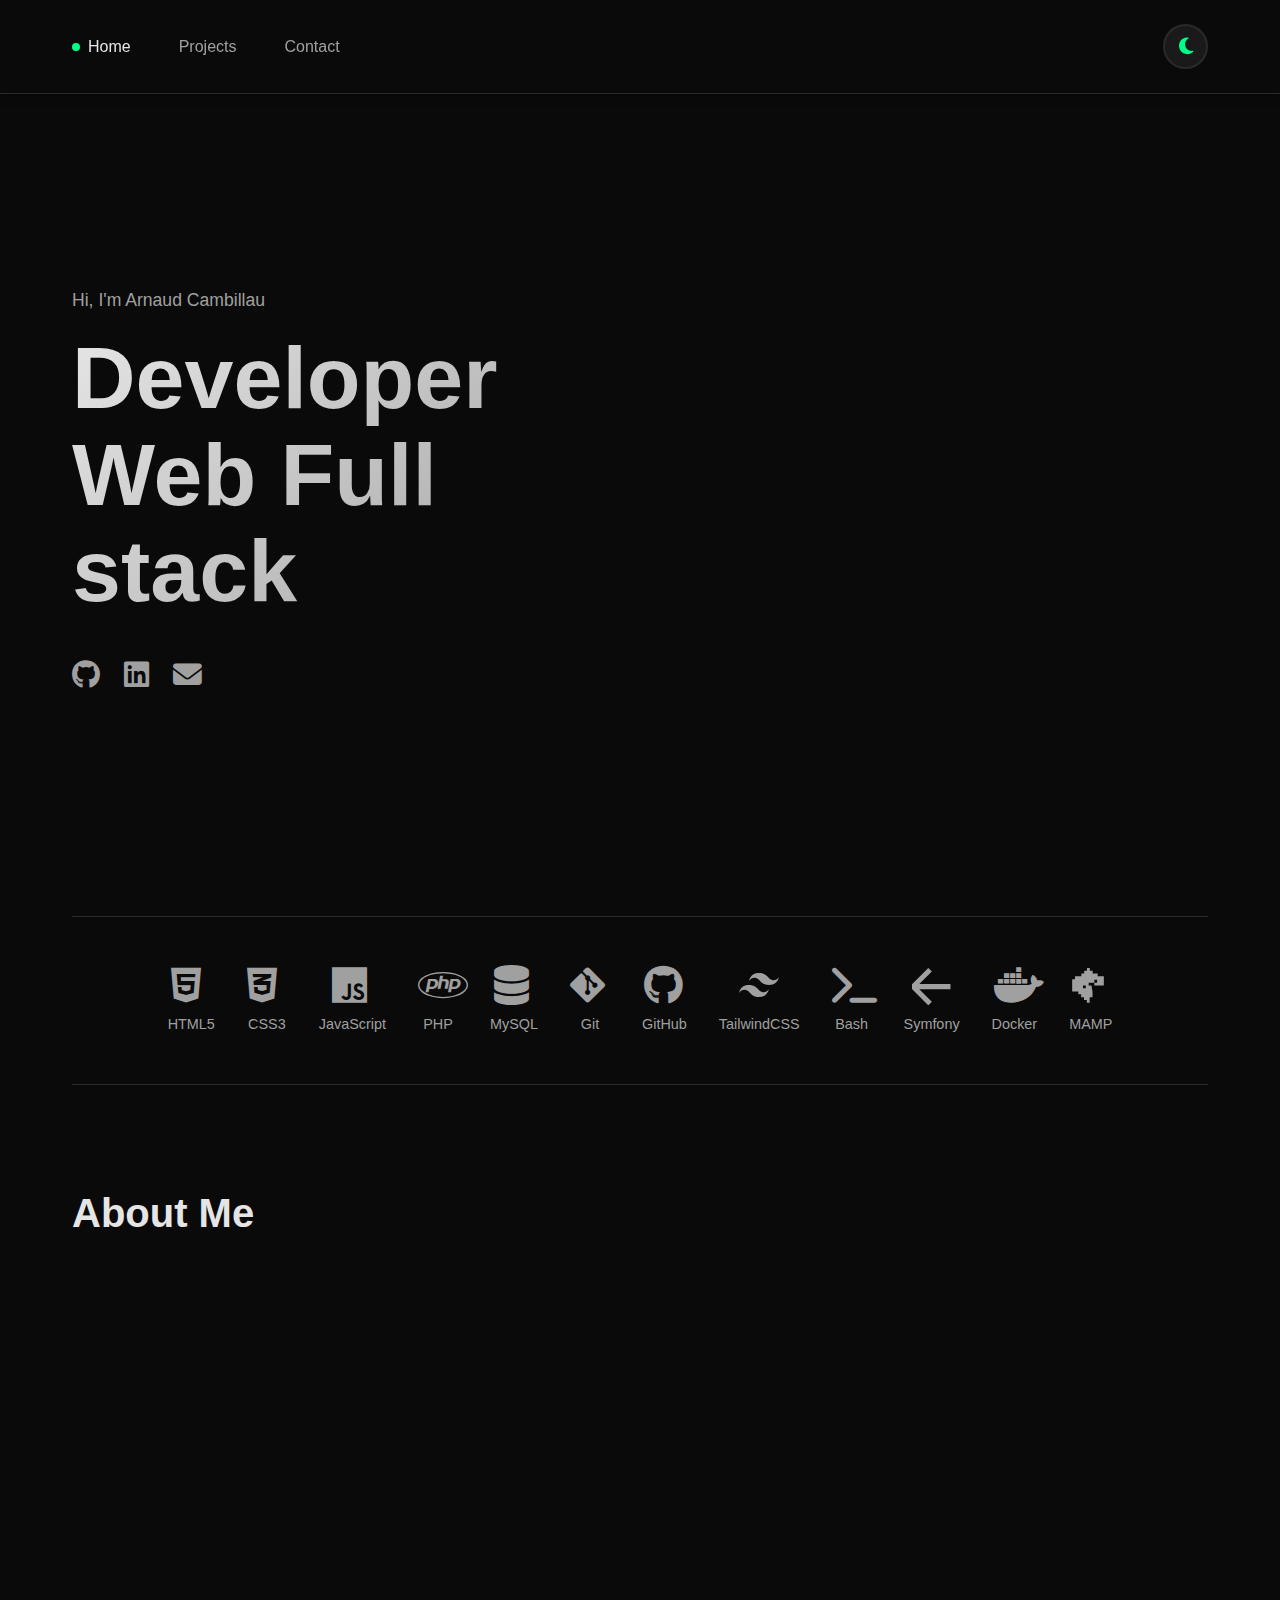
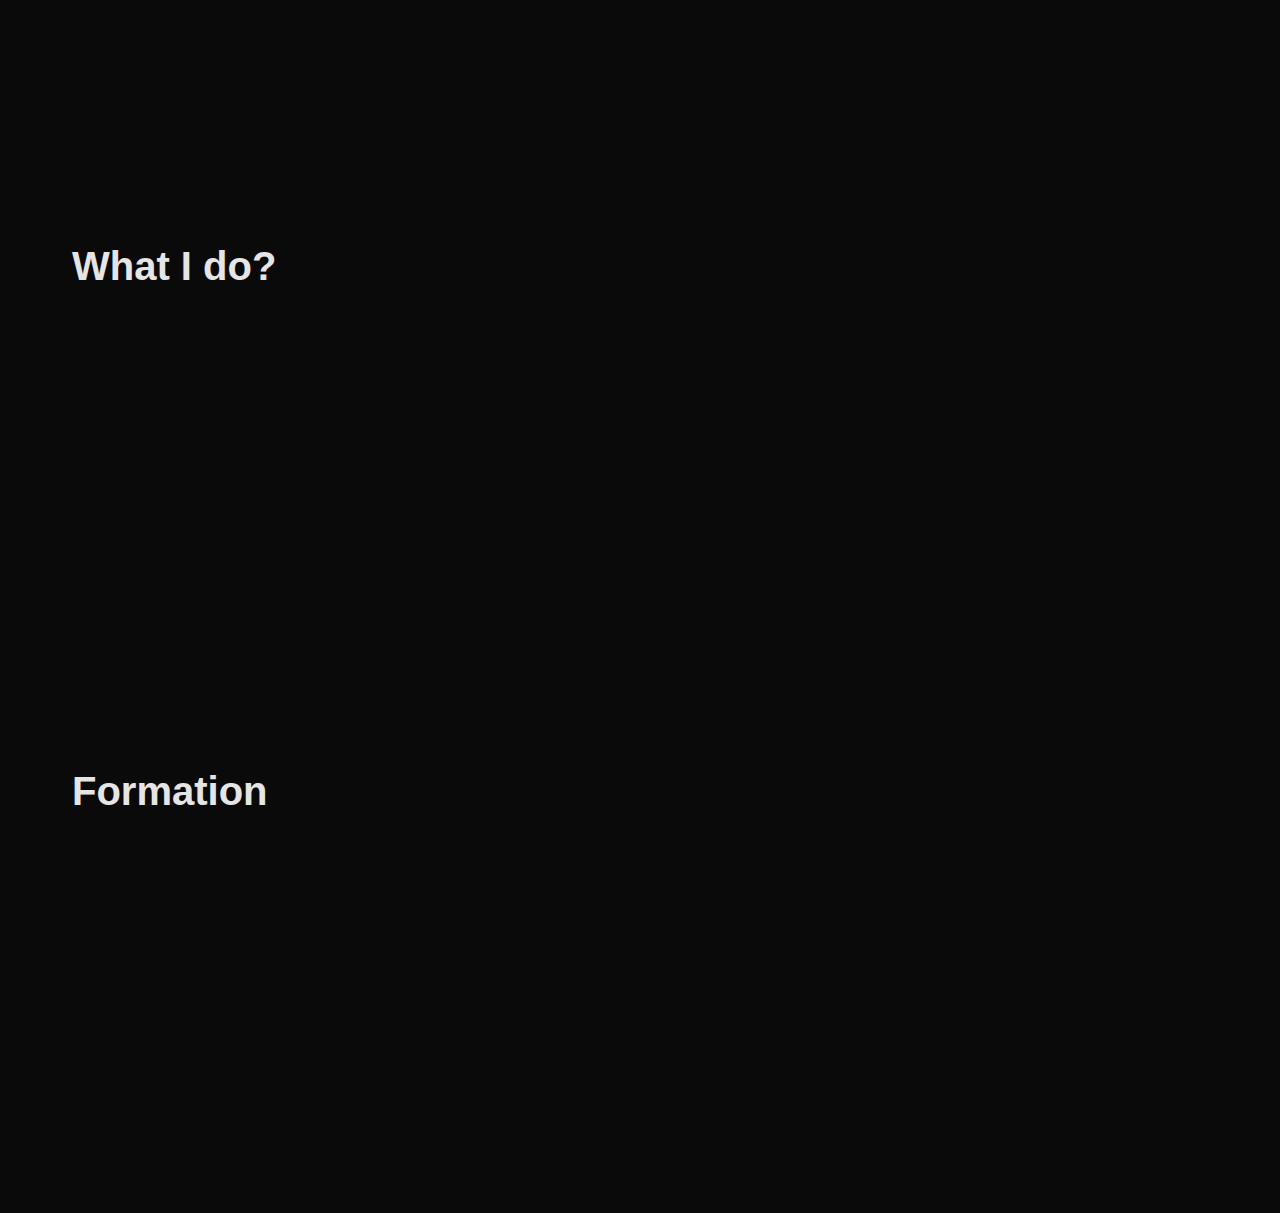
<file: index.html>
<!DOCTYPE html>
<html lang="fr" data-theme="dark">
<head>
    <meta charset="UTF-8">
    <meta name="viewport" content="width=device-width, initial-scale=1.0">
    <title>Arnaud Cambillau - Développeur Web</title>
    <meta name="description" content="Portfolio d'Arnaud Cambillau, développeur web en formation à l'EEDN.">
    <link rel="stylesheet" href="css/main.css">
    <link rel="stylesheet" href="https://cdnjs.cloudflare.com/ajax/libs/font-awesome/6.4.0/css/all.min.css">
</head>
<body>
    <nav class="navbar" role="navigation" aria-label="Navigation principale">
        <div class="nav-container">
            <ul class="nav-links">
                <li><a href="index.html" class="active" aria-current="page"><span class="dot"></span>Home</a></li>
                <li><a href="html/projects.html">Projects</a></li>
                <li><a href="html/contact.html">Contact</a></li>
            </ul>
            
            <button class="theme-toggle" id="themeToggle" aria-label="Changer de thème">
                <i class="fas fa-moon" id="themeIcon"></i>
            </button>
        </div>
    </nav>

    <main class="container">
        <article class="hero">
            <header class="hero-content">
                <p class="intro-text">Hi, I'm Arnaud Cambillau</p>
                <h1 class="hero-title">Developer<br>Web Full stack</h1>
                
                <nav class="social-links" aria-label="Réseaux sociaux">
                    <a href="https://github.com/arnaudcambillau" target="_blank" rel="noopener noreferrer" aria-label="GitHub">
                        <i class="fab fa-github" aria-hidden="true"></i>
                    </a>
                    <a href="https://linkedin.com/in/arnaud-cambillau" target="_blank" rel="noopener noreferrer" aria-label="LinkedIn">
                        <i class="fab fa-linkedin" aria-hidden="true"></i>
                    </a>
                    <a href="mailto:cambillau.arnaud@gmail.com" aria-label="Email">
                        <i class="fas fa-envelope" aria-hidden="true"></i>
                    </a>
                </nav>
            </header>

            <aside class="hero-description">
                <p>
                    Étudiant développeur web à l'<span class="highlight">EEDN</span>, 
                    je transforme mes idées en applications web modernes et performantes. 
                    Passionné par le développement et l'hardware depuis toujours.
                </p>
            </aside>
        </article>
        

        <section class="tech-stack" aria-labelledby="tech-title">
            <h2 id="tech-title" class="visually-hidden">Technologies maîtrisées</h2>
            <figure class="tech-item">
                <i class="fab fa-html5" aria-hidden="true"></i>
                <figcaption>HTML5</figcaption>
            </figure>
            <figure class="tech-item">
                <i class="fab fa-css3-alt" aria-hidden="true"></i>
                <figcaption>CSS3</figcaption>
            </figure>
            <figure class="tech-item">
                <i class="fab fa-js" aria-hidden="true"></i>
                <figcaption>JavaScript</figcaption>
            </figure>
            <figure class="tech-item">
                <i class="fab fa-php" aria-hidden="true"></i>
                <figcaption>PHP</figcaption>
            </figure>
            <figure class="tech-item">
                <i class="fas fa-database" aria-hidden="true"></i>
                <figcaption>MySQL</figcaption>
            </figure>
            <figure class="tech-item">
                <i class="fab fa-git-alt" aria-hidden="true"></i>
                <figcaption>Git</figcaption>
            </figure>
            <figure class="tech-item">
                <i class="fab fa-github" aria-hidden="true"></i>
                <figcaption>GitHub</figcaption>
            </figure>
            <figure class="tech-item">
                <svg viewBox="0 0 24 24" width="40" height="40" fill="currentColor" aria-hidden="true">
                    <path d="M12.001,4.8c-3.2,0-5.2,1.6-6,4.8c1.2-1.6,2.6-2.2,4.2-1.8c0.913,0.228,1.565,0.89,2.288,1.624 C13.666,10.618,15.027,12,18.001,12c3.2,0,5.2-1.6,6-4.8c-1.2,1.6-2.6,2.2-4.2,1.8c-0.913-0.228-1.565-0.89-2.288-1.624 C16.337,6.182,14.976,4.8,12.001,4.8z M6.001,12c-3.2,0-5.2,1.6-6,4.8c1.2-1.6,2.6-2.2,4.2-1.8c0.913,0.228,1.565,0.89,2.288,1.624 c1.177,1.194,2.538,2.576,5.512,2.576c3.2,0,5.2-1.6,6-4.8c-1.2,1.6-2.6,2.2-4.2,1.8c-0.913-0.228-1.565-0.89-2.288-1.624 C10.337,13.382,8.976,12,6.001,12z"/>
                </svg>
                <figcaption>TailwindCSS</figcaption>
            </figure>
            <figure class="tech-item">
                <i class="fas fa-terminal" aria-hidden="true"></i>
                <figcaption>Bash</figcaption>
            </figure>
            <figure class="tech-item">
                <svg viewBox="0 0 24 24" width="40" height="40" fill="currentColor" aria-hidden="true">
                    <path d="M0 11.5809L9.78342 1.79749L11.9052 3.91928L4.36152 11.4629H23.0883V14.5372H4.36152L11.9052 22.0808L9.78342 24.2026L0 14.4191V11.5809Z"/>
                </svg>
                <figcaption>Symfony</figcaption>
            </figure>
            <figure class="tech-item">
                <i class="fab fa-docker" aria-hidden="true"></i>
                <figcaption>Docker</figcaption>
            </figure>
            <figure class="tech-item">
                <svg viewBox="0 0 24 24" width="40" height="40" fill="currentColor" aria-hidden="true">
                    <path d="M12.3 12.3h7.4V6.8h-3.7V5.1H13V3.4h-1.7V1.8H9.6v1.7H7.9v1.6H6.2v1.7H2.4v1.7H.7v7.4h3.7v1.7h1.7v1.7h1.7v1.7h1.7v1.7h1.7v-3.4h1.7v-3.3zm-3.4 1.7H7.2v-1.7h1.7v1.7zm1.7-1.7V10.6h1.7v1.7h-1.7zm3.4 0h-1.7V10.6h1.7v1.7zm1.7-1.7h-1.7V8.9h1.7v1.7z"/>
                </svg>
                <figcaption>MAMP</figcaption>
            </figure>
        

        </section>

        <section class="about-me" aria-labelledby="about-title">
            <h2 id="about-title" class="section-title">About Me</h2>
            <article class="about-content">
                <p>
                    🎓 Actuellement en <strong>formation développeur web</strong> à l'EEDN depuis septembre 2025, 
                    je finalise mon parcours en février 2026 avec le passage de la certification.
                </p>
                <p>
                    💻 Passionné par l'informatique depuis toujours, j'ai développé des compétences en 
                    <strong>hardware</strong> (j'ai monté mon propre PC) et en <strong>réseaux</strong>. 
                    Je maîtrise un large éventail de technologies : <strong>HTML5, CSS3, JavaScript, PHP, MySQL</strong>, 
                    ainsi que des outils modernes comme <strong>TailwindCSS, Symfony, Docker, Git/GitHub</strong> et 
                    des environnements de développement comme <strong>MAMP</strong> et <strong>Bash</strong>.
                </p>
                <p>
                    🚀 Mon objectif : créer des applications web innovantes et fonctionnelles qui 
                    allient performance technique et expérience utilisateur optimale.
                </p>
                
                
            </article>
        </section>

        <section class="services" aria-labelledby="services-title">
            <h2 id="services-title" class="section-title">What I do?</h2>
            
            <ul class="accordion">
                <li class="accordion-item">
                    <h3>
                        <button class="accordion-header" aria-expanded="false" aria-controls="panel-web">
                            <span class="accordion-icon" aria-hidden="true">
                                <i class="fas fa-code"></i>
                            </span>
                            <span>Web Development</span>
                            <i class="fas fa-chevron-down chevron" aria-hidden="true"></i>
                        </button>
                    </h3>
                    <article id="panel-web" class="accordion-content" role="region">
                        <p>Création de sites web modernes, responsive et performants utilisant HTML5, CSS3, JavaScript et PHP. Utilisation de frameworks modernes comme Symfony pour le backend et TailwindCSS pour le design.</p>
                    </article>
                </li>

                <li class="accordion-item">
                    <h3>
                        <button class="accordion-header" aria-expanded="false" aria-controls="panel-devops">
                            <span class="accordion-icon" aria-hidden="true">
                                <i class="fab fa-docker"></i>
                            </span>
                            <span>DevOps & Deployment</span>
                            <i class="fas fa-chevron-down chevron" aria-hidden="true"></i>
                        </button>
                    </h3>
                    <article id="panel-devops" class="accordion-content" role="region">
                        <p>Maîtrise de Docker pour la containerisation d'applications. Utilisation de Git et GitHub pour la gestion de versions. Configuration d'environnements de développement avec MAMP et Bash.</p>
                    </article>
                </li>

                <li class="accordion-item">
                    <h3>
                        <button class="accordion-header" aria-expanded="false" aria-controls="panel-hardware">
                            <span class="accordion-icon" aria-hidden="true">
                                <i class="fas fa-server"></i>
                            </span>
                            <span>Hardware & Infrastructure</span>
                            <i class="fas fa-chevron-down chevron" aria-hidden="true"></i>
                        </button>
                    </h3>
                    <article id="panel-hardware" class="accordion-content" role="region">
                        <p>Connaissances solides en hardware informatique avec expérience pratique dans l'assemblage et la maintenance de PC. Compréhension des réseaux informatiques et des infrastructures.</p>
                    </article>
                </li>
            </ul>
        </section>

        <section class="timeline" aria-labelledby="formation-title">
            <h2 id="formation-title" class="section-title">Formation</h2>
            <article class="timeline-content">
                <article class="timeline-item">
                    <figure class="timeline-icon" aria-hidden="true">
                        <i class="fas fa-graduation-cap"></i>
                    </figure>
                    <header class="timeline-details">
                        <h3>Formation Développeur Web</h3>
                        <p class="timeline-place">EEDN - École de Développement</p>
                        <time class="timeline-date" datetime="2024-09/2026-02">
                            <i class="far fa-calendar" aria-hidden="true"></i>
                            Septembre 2024 - Février 2026
                        </time>
                        <p class="timeline-description">
                            Formation intensive en développement web avec passage de la certification prévu fin février 2026.
                        </p>
                    </header>
                </article>
            </article>
        </section>
    </main>

    <script src="js/theme.js"></script>
    <script src="js/accordion.js"></script>
    <script src="js/animations.js"></script>
</body>
</html>
</file>
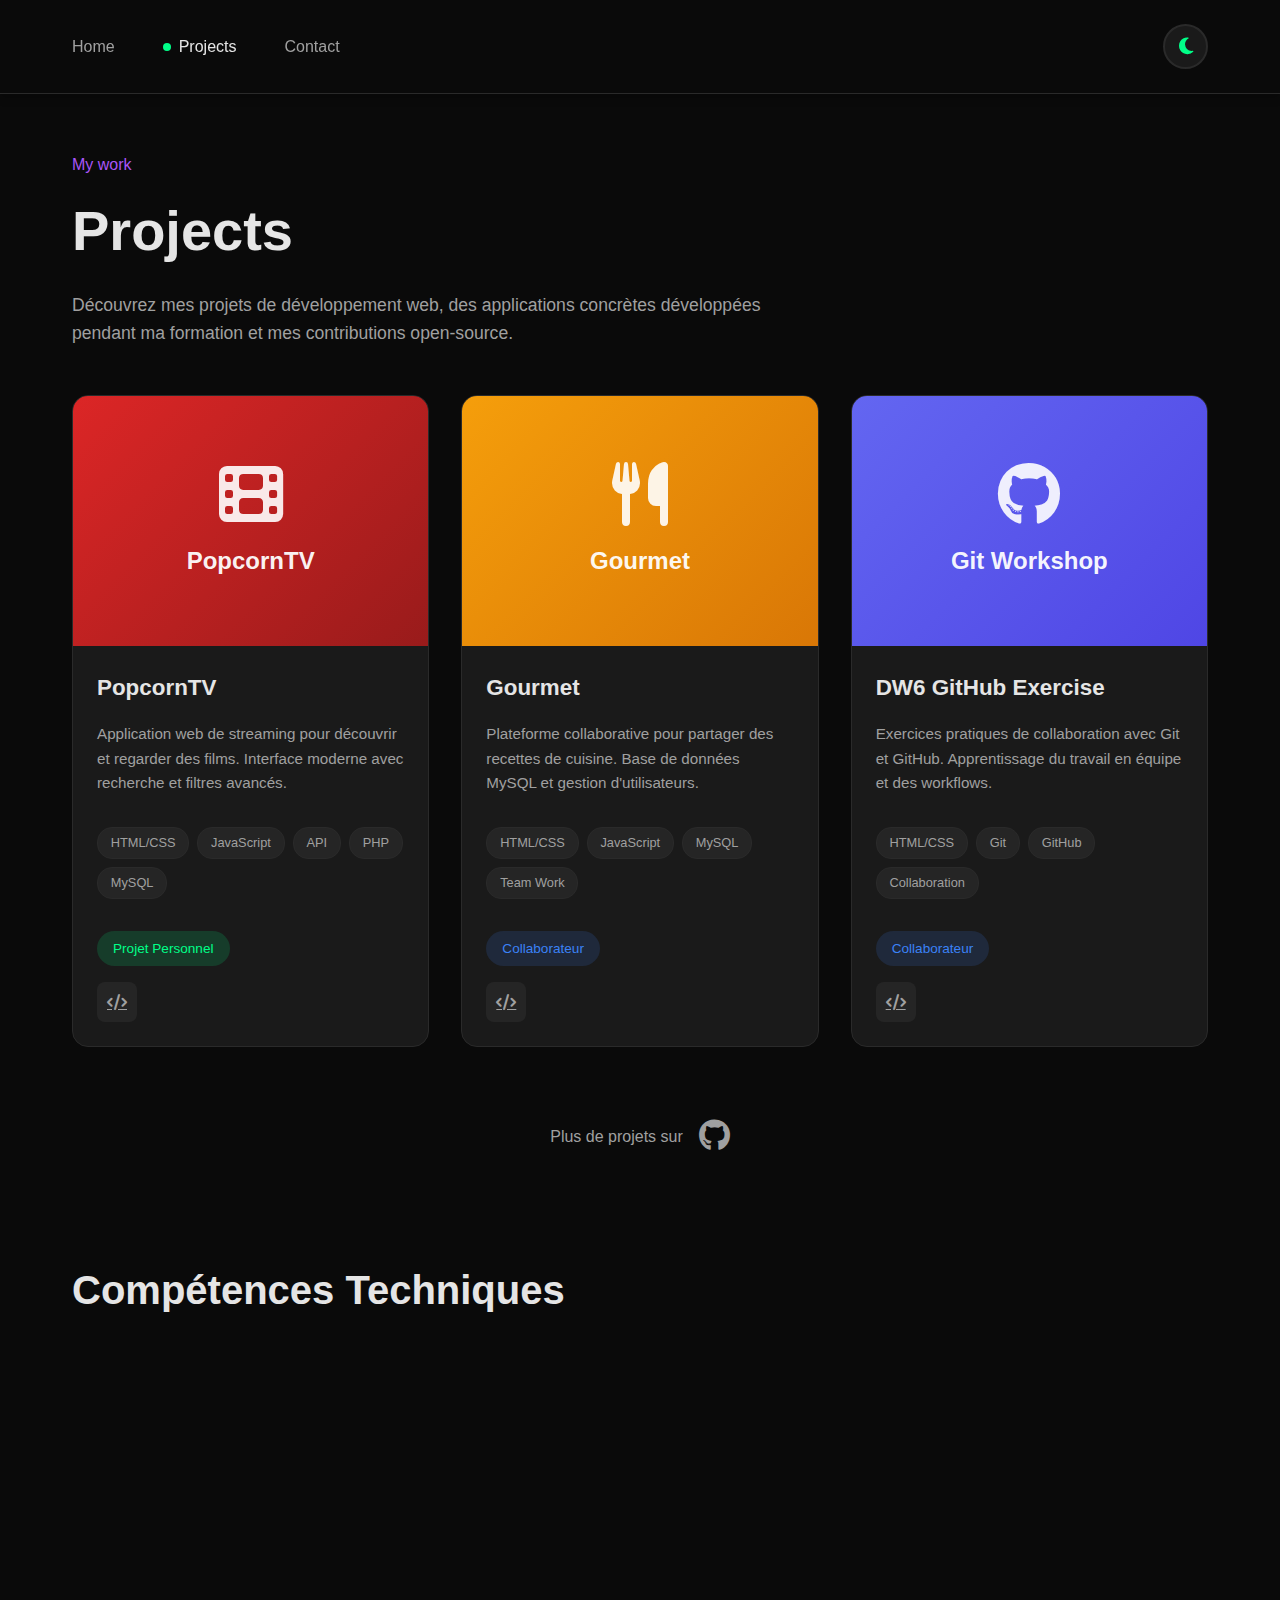
<file: html/projects.html>
<!DOCTYPE html>
<html lang="fr" data-theme="dark">
<head>
    <meta charset="UTF-8">
    <meta name="viewport" content="width=device-width, initial-scale=1.0">
    <title>Projects - Arnaud Cambillau</title>
    <link rel="stylesheet" href="../css/main.css">
    <link rel="stylesheet" href="../css/projects.css">
    <link rel="stylesheet" href="https://cdnjs.cloudflare.com/ajax/libs/font-awesome/6.4.0/css/all.min.css">
</head>
<body>
    <nav class="navbar" role="navigation" aria-label="Navigation principale">
        <div class="nav-container">
            <ul class="nav-links">
                <li><a href="../index.html">Home</a></li>
                <li><a href="projects.html" class="active" aria-current="page"><span class="dot"></span>Projects</a></li>
                <li><a href="contact.html">Contact</a></li>
            </ul>
            
            <button class="theme-toggle" id="themeToggle" aria-label="Changer de thème">
                <i class="fas fa-moon" id="themeIcon"></i>
            </button>
        </div>
    </nav>

    <main class="container">
        <header class="projects-header">
            <p class="section-subtitle">My work</p>
            <h1 class="page-title">Projects</h1>
            <p class="projects-intro">
                Découvrez mes projets de développement web, des applications concrètes 
                développées pendant ma formation et mes contributions open-source.
            </p>
        </header>

        <section class="projects-grid" aria-label="Liste des projets">
            <article class="project-card">
                <div class="project-image popcorn-bg">
                    <i class="fas fa-film" ></i>
                    <h3>PopcornTV</h3>
                </div>
                <div class="project-info">
                    <h2 class="project-title">PopcornTV</h2>
                    <p class="project-description">
                        Application web de streaming pour découvrir et regarder des films. 
                        Interface moderne avec recherche et filtres avancés.
                    </p>
                    <div class="project-tags">
                        <span class="tag">HTML/CSS</span>
                        <span class="tag">JavaScript</span>
                        <span class="tag">API</span>
                        <span class="tag">PHP</span>
                        <span class="tag">MySQL</span>
                    </div>
                    <span class="project-status personal">Projet Personnel</span>
                    <div class="project-actions">
                        <a href="https://github.com/arnaudcambillau/PopcornTV" target="_blank" rel="noopener noreferrer" class="project-link" aria-label="Voir le code source">
                            <i class="fas fa-code"></i>
                        </a>
                    </div>
                </div>
            </article>

            <article class="project-card">
                <div class="project-image gourmet-bg">
                    <i class="fas fa-utensils"></i>
                    <h3>Gourmet</h3>
                </div>
                <div class="project-info">
                    <h2 class="project-title">Gourmet</h2>
                    <p class="project-description">
                        Plateforme collaborative pour partager des recettes de cuisine. 
                        Base de données MySQL et gestion d'utilisateurs.
                    </p>
                    <div class="project-tags">
                        <span class="tag">HTML/CSS</span>
                        <span class="tag">JavaScript</span>
                        <span class="tag">MySQL</span>
                        <span class="tag">Team Work</span>
                    </div>
                    <span class="project-status contributor">Collaborateur</span>
                    <div class="project-actions">
                        <a href="https://github.com/Lajous-gauthier/Gourmet" target="_blank" rel="noopener noreferrer" class="project-link" aria-label="Voir le code source">
                            <i class="fas fa-code"></i>
                        </a>
                    </div>
                </div>
            </article>

            <article class="project-card">
                <div class="project-image github-bg">
                    <i class="fab fa-github"></i>
                    <h3>Git Workshop</h3>
                </div>
                <div class="project-info">
                    <h2 class="project-title">DW6 GitHub Exercise</h2>
                    <p class="project-description">
                        Exercices pratiques de collaboration avec Git et GitHub. 
                        Apprentissage du travail en équipe et des workflows.
                    </p>
                    <div class="project-tags">
                        <span class="tag">HTML/CSS</span>
                        <span class="tag">Git</span>
                        <span class="tag">GitHub</span>
                        <span class="tag">Collaboration</span>
                    </div>
                    <span class="project-status contributor">Collaborateur</span>
                    <div class="project-actions">
                        <a href="https://github.com/AnthonyCC-G/DW6-EXO-GITHUB" target="_blank" rel="noopener noreferrer" class="project-link" aria-label="Voir le code source">
                            <i class="fas fa-code"></i>
                        </a>
                    </div>
                </div>
            </article>
        </section>

        <aside class="more-projects">
            <p>Plus de projets sur</p>
            <a href="https://github.com/arnaudcambillau" target="_blank" rel="noopener noreferrer" class="github-link" aria-label="Voir mon profil GitHub">
                <i class="fab fa-github"></i>
            </a>
        </aside>

        <section class="skills-section" aria-labelledby="skills-title">
            <h2 id="skills-title" class="section-title">Compétences Techniques</h2>
            <div class="skills-grid">
                <article class="skill-category">
                    <h3><i class="fas fa-laptop-code"></i> Frontend</h3>
                    <ul>
                        <li>HTML5 & CSS3</li>
                        <li>JavaScript ES6+</li>
                        <li>TailwindCSS</li>
                        <li>Responsive Design</li>
                    </ul>
                </article>

                <article class="skill-category">
                    <h3><i class="fas fa-server"></i> Backend</h3>
                    <ul>
                        <li>PHP</li>
                        <li>Symfony</li>
                        <li>MySQL</li>
                        <li>API REST</li>
                    </ul>
                </article>

                <article class="skill-category">
                    <h3><i class="fas fa-tools"></i> Outils</h3>
                    <ul>
                        <li>Git & GitHub</li>
                        <li>Docker</li>
                        <li>MAMP</li>
                        <li>Bash</li>
                    </ul>
                </article>
            </div>
        </section>
    </main>

    <script src="../js/theme.js"></script>
    <script src="../js/animations.js"></script>
</body>
</html>
</file>
<file: css/projects.css>
/* ==========================================
   PROJECTS.CSS - Page des projets
   ========================================== */

.projects-header {
    margin-top: 120px;
    margin-bottom: 3rem;
}

.projects-intro {
    color: var(--text-secondary);
    font-size: 1.1rem;
    margin-top: 1rem;
    max-width: 700px;
}

/* Projects Grid */
.projects-grid {
    display: grid;
    grid-template-columns: repeat(auto-fit, minmax(350px, 1fr));
    gap: 2rem;
    margin: 3rem 0;
}

.project-card {
    background-color: var(--bg-card);
    border-radius: 16px;
    overflow: hidden;
    border: 1px solid var(--border-color);
    transition: var(--transition);
    animation: fadeIn 0.6s ease forwards;
}

.project-card:nth-child(1) { animation-delay: 0.1s; }
.project-card:nth-child(2) { animation-delay: 0.2s; }
.project-card:nth-child(3) { animation-delay: 0.3s; }

.project-card:hover {
    transform: translateY(-8px);
    border-color: var(--accent-green);
    box-shadow: 0 20px 40px var(--shadow);
}

/* Project Image */
.project-image {
    width: 100%;
    height: 250px;
    display: flex;
    flex-direction: column;
    align-items: center;
    justify-content: center;
    gap: 1rem;
    font-size: 4rem;
    color: rgba(255, 255, 255, 0.9);
}

.project-image h3 {
    font-size: 1.5rem;
    color: rgba(255, 255, 255, 0.95);
}

.popcorn-bg {
    background: linear-gradient(135deg, #dc2626 0%, #991b1b 100%);
}

.gourmet-bg {
    background: linear-gradient(135deg, #f59e0b 0%, #d97706 100%);
}

.github-bg {
    background: linear-gradient(135deg, #6366f1 0%, #4f46e5 100%);
}

/* Project Info */
.project-info {
    padding: 1.5rem;
    display: flex;
    flex-direction: column;
    gap: 1rem;
}

.project-title {
    font-size: 1.4rem;
    color: var(--text-primary);
}

.project-description {
    color: var(--text-secondary);
    font-size: 0.95rem;
    line-height: 1.6;
}

/* Project Tags */
.project-tags {
    display: flex;
    flex-wrap: wrap;
    gap: 0.5rem;
    margin: 1rem 0;
}

.tag {
    padding: 0.3rem 0.8rem;
    background-color: rgba(255, 255, 255, 0.05);
    border: 1px solid var(--border-color);
    border-radius: 15px;
    font-size: 0.8rem;
    color: var(--text-secondary);
    transition: var(--transition);
}

.tag:hover {
    background-color: rgba(0, 255, 136, 0.1);
    border-color: var(--accent-green);
    color: var(--accent-green);
}

/* Project Status */
.project-status {
    display: inline-block;
    padding: 0.4rem 1rem;
    border-radius: 20px;
    font-size: 0.85rem;
    font-weight: 500;
    width: fit-content;
}

.project-status.personal {
    background-color: rgba(0, 255, 136, 0.15);
    color: var(--accent-green);
}

.project-status.contributor {
    background-color: rgba(59, 130, 246, 0.15);
    color: #3b82f6;
}

/* Project Actions */
.project-actions {
    display: flex;
    gap: 1rem;
    margin-top: auto;
}

.project-link {
    display: flex;
    align-items: center;
    justify-content: center;
    width: 40px;
    height: 40px;
    background-color: rgba(255, 255, 255, 0.05);
    border-radius: 8px;
    color: var(--text-secondary);
    transition: var(--transition);
}

.project-link:hover {
    background-color: var(--accent-green);
    color: var(--bg-primary);
}

/* More Projects */
.more-projects {
    display: flex;
    align-items: center;
    justify-content: center;
    gap: 1rem;
    margin: 4rem 0;
    color: var(--text-secondary);
}

.github-link {
    font-size: 2rem;
    color: var(--text-secondary);
    transition: var(--transition);
}

.github-link:hover {
    color: var(--accent-green);
}

/* Skills Section */
.skills-section {
    margin: 6rem 0;
}

.skills-grid {
    display: grid;
    grid-template-columns: repeat(auto-fit, minmax(250px, 1fr));
    gap: 2rem;
    margin-top: 3rem;
}

.skill-category {
    background-color: var(--bg-card);
    padding: 2rem;
    border-radius: 12px;
    border: 1px solid var(--border-color);
    transition: var(--transition);
}

.skill-category:hover {
    border-color: var(--accent-green);
    transform: translateY(-5px);
}

.skill-category h3 {
    display: flex;
    align-items: center;
    gap: 0.8rem;
    font-size: 1.3rem;
    margin-bottom: 1.5rem;
    color: var(--text-primary);
}

.skill-category h3 i {
    color: var(--accent-green);
}

.skill-category ul {
    list-style: none;
    display: flex;
    flex-direction: column;
    gap: 0.8rem;
}

.skill-category li {
    color: var(--text-secondary);
    padding-left: 1.5rem;
    position: relative;
}

.skill-category li::before {
    content: "▹";
    position: absolute;
    left: 0;
    color: var(--accent-green);
    font-size: 1.2rem;
}

/* Responsive */
@media (max-width: 768px) {
    .projects-grid,
    .skills-grid {
        grid-template-columns: 1fr;
    }
}
</file>
<file: css/main.css>
/* ==========================================
   MAIN.CSS - Portfolio Arnaud Cambillau
   Dark Mode / Light Mode
   ========================================== */

/* Reset */
* {
    margin: 0;
    padding: 0;
    box-sizing: border-box;
}

/* ==========================================
   THÈMES - Dark & Light Mode
   ========================================== */

:root {
    --transition: all 0.3s ease;
    --theme-transition: background-color 0.3s ease, color 0.3s ease, border-color 0.3s ease;
}

/* DARK THEME (par défaut) */
[data-theme="dark"] {
    --bg-primary: #0a0a0a;
    --bg-secondary: #141414;
    --bg-card: #1a1a1a;
    --text-primary: #e5e5e5;
    --text-secondary: #a0a0a0;
    --accent-green: #00ff88;
    --accent-purple: #a855f7;
    --border-color: #2a2a2a;
    --shadow: rgba(0, 0, 0, 0.3);
}

/* LIGHT THEME */
[data-theme="light"] {
    --bg-primary: #ffffff;
    --bg-secondary: #f8f9fa;
    --bg-card: #f1f3f5;
    --text-primary: #1a1a1a;
    --text-secondary: #6c757d;
    --accent-green: #00cc6a;
    --accent-purple: #9333ea;
    --border-color: #dee2e6;
    --shadow: rgba(0, 0, 0, 0.1);
}

/* Accessibilité */
.visually-hidden {
    position: absolute;
    width: 1px;
    height: 1px;
    padding: 0;
    margin: -1px;
    overflow: hidden;
    clip: rect(0, 0, 0, 0);
    white-space: nowrap;
    border-width: 0;
}

/* Styles globaux */
body {
    font-family: -apple-system, BlinkMacSystemFont, 'Segoe UI', Roboto, Oxygen, Ubuntu, Cantarell, sans-serif;
    background-color: var(--bg-primary);
    color: var(--text-primary);
    line-height: 1.6;
    overflow-x: hidden;
    transition: var(--theme-transition);
}

.container {
    max-width: 1200px;
    margin: 0 auto;
    padding: 2rem;
}

/* ==========================================
   NAVIGATION + THEME TOGGLE
   ========================================== */

.navbar {
    position: fixed;
    top: 0;
    left: 0;
    right: 0;
    background-color: var(--bg-primary);
    backdrop-filter: blur(10px);
    z-index: 1000;
    padding: 1.5rem 0;
    border-bottom: 1px solid var(--border-color);
    transition: var(--theme-transition);
    box-shadow: 0 2px 10px var(--shadow);
}

.nav-container {
    max-width: 1200px;
    margin: 0 auto;
    padding: 0 2rem;
    display: flex;
    justify-content: space-between;
    align-items: center;
}

.nav-links {
    display: flex;
    gap: 3rem;
    list-style: none;
}

.nav-links a {
    color: var(--text-secondary);
    text-decoration: none;
    font-size: 1rem;
    transition: var(--transition);
    display: flex;
    align-items: center;
    gap: 0.5rem;
}

.nav-links a:hover,
.nav-links a.active {
    color: var(--text-primary);
}

.dot {
    width: 8px;
    height: 8px;
    background-color: var(--accent-green);
    border-radius: 50%;
    display: inline-block;
}

/* Theme Toggle Button */
.theme-toggle {
    width: 45px;
    height: 45px;
    border-radius: 50%;
    background-color: var(--bg-card);
    border: 2px solid var(--border-color);
    color: var(--accent-green);
    cursor: pointer;
    display: flex;
    align-items: center;
    justify-content: center;
    font-size: 1.2rem;
    transition: var(--transition);
}

.theme-toggle:hover {
    background-color: var(--accent-green);
    color: var(--bg-primary);
    transform: rotate(20deg) scale(1.1);
}

/* ==========================================
   HERO SECTION
   ========================================== */

.hero {
    min-height: 80vh;
    display: flex;
    align-items: center;
    justify-content: space-between;
    gap: 4rem;
    margin-top: 100px;
    flex-wrap: wrap;
}

.hero-content {
    flex: 1;
    min-width: 300px;
    animation: fadeIn 0.6s ease forwards;
}

.intro-text {
    color: var(--text-secondary);
    font-size: 1.1rem;
    margin-bottom: 1rem;
}

.hero-title {
    font-size: clamp(3rem, 8vw, 5.5rem);
    font-weight: 700;
    line-height: 1.1;
    margin-bottom: 2rem;
    background: linear-gradient(135deg, var(--text-primary) 0%, var(--text-secondary) 100%);
    -webkit-background-clip: text;
    -webkit-text-fill-color: transparent;
    background-clip: text;
}

.social-links {
    display: flex;
    gap: 1.5rem;
    margin-top: 2rem;
}

.social-links a {
    color: var(--text-secondary);
    font-size: 1.8rem;
    transition: var(--transition);
}

.social-links a:hover {
    color: var(--accent-green);
    transform: translateY(-3px);
}

.hero-description {
    flex: 1;
    min-width: 300px;
    animation: fadeIn 0.6s ease forwards;
    animation-delay: 0.2s;
    opacity: 0;
}

.hero-description p {
    font-size: 1.3rem;
    line-height: 1.8;
    color: var(--text-secondary);
}

.highlight {
    color: var(--accent-green);
    font-weight: 600;
}

/* ==========================================
   TECH STACK
   ========================================== */

.tech-stack {
    display: flex;
    flex-wrap: wrap;
    gap: 2rem;
    justify-content: center;
    align-items: center;
    margin: 4rem 0;
    padding: 3rem 0;
    border-top: 1px solid var(--border-color);
    border-bottom: 1px solid var(--border-color);
}

.tech-item {
    display: flex;
    flex-direction: column;
    align-items: center;
    gap: 0.5rem;
    color: var(--text-secondary);
    transition: var(--transition);
}

.tech-item:hover {
    color: var(--accent-green);
    transform: translateY(-5px);
}

.tech-item i,
.tech-item svg {
    font-size: 2.5rem;
    width: 40px;
    height: 40px;
    fill: currentColor;
}

.tech-item figcaption {
    font-size: 0.9rem;
    text-align: center;
}

/* ==========================================
   SECTIONS
   ========================================== */

.section-title {
    font-size: 2.5rem;
    margin-bottom: 3rem;
    color: var(--text-primary);
}

.section-subtitle {
    color: var(--accent-purple);
    font-size: 1rem;
    margin-bottom: 0.5rem;
    font-weight: 500;
}

.page-title {
    font-size: 3.5rem;
    font-weight: 700;
    margin-bottom: 1rem;
}

.about-me,
.services,
.timeline {
    margin: 6rem 0;
}

.about-content {
    display: flex;
    flex-direction: column;
    gap: 1.5rem;
    max-width: 900px;
}

.about-content p {
    color: var(--text-secondary);
    font-size: 1.1rem;
    line-height: 1.8;
    padding: 1.5rem;
    background-color: var(--bg-card);
    border-left: 4px solid var(--accent-green);
    border-radius: 8px;
    transition: var(--theme-transition);
}

.about-content strong {
    color: var(--accent-green);
}

/* ==========================================
   ACCORDION
   ========================================== */

.accordion {
    max-width: 700px;
    list-style: none;
}

.accordion-item {
    border: 1px solid var(--border-color);
    border-radius: 12px;
    margin-bottom: 1rem;
    overflow: hidden;
    background-color: var(--bg-card);
    transition: var(--transition);
}

.accordion-item:hover {
    border-color: var(--accent-green);
}

.accordion-header {
    width: 100%;
    display: flex;
    align-items: center;
    gap: 1rem;
    padding: 1.5rem;
    background: transparent;
    border: none;
    color: var(--text-primary);
    font-size: 1.1rem;
    font-weight: 500;
    cursor: pointer;
    transition: var(--transition);
}

.accordion-header:hover {
    background-color: rgba(0, 255, 136, 0.05);
}

.accordion-icon {
    display: flex;
    align-items: center;
    justify-content: center;
    width: 45px;
    height: 45px;
    background-color: rgba(0, 255, 136, 0.1);
    border-radius: 10px;
    color: var(--accent-green);
}

.accordion-icon i {
    font-size: 1.3rem;
}

.chevron {
    margin-left: auto;
    transition: transform 0.3s ease;
    color: var(--text-secondary);
}

.accordion-item.active .chevron {
    transform: rotate(180deg);
}

.accordion-content {
    max-height: 0;
    overflow: hidden;
    transition: max-height 0.3s ease;
}

.accordion-item.active .accordion-content {
    max-height: 500px;
}

.accordion-content p {
    padding: 0 1.5rem 1.5rem 5rem;
    color: var(--text-secondary);
    line-height: 1.7;
}

/* ==========================================
   TIMELINE
   ========================================== */

.timeline-content {
    margin-top: 3rem;
}

.timeline-item {
    display: flex;
    gap: 2rem;
    padding: 2rem;
    background-color: var(--bg-card);
    border-radius: 12px;
    border: 1px solid var(--border-color);
    transition: var(--transition);
}

.timeline-item:hover {
    border-color: var(--accent-green);
    transform: translateX(10px);
}

.timeline-icon {
    flex-shrink: 0;
    width: 60px;
    height: 60px;
    display: flex;
    align-items: center;
    justify-content: center;
    background-color: rgba(0, 255, 136, 0.1);
    border-radius: 50%;
    color: var(--accent-green);
}

.timeline-icon i {
    font-size: 1.8rem;
}

.timeline-details h3 {
    font-size: 1.5rem;
    margin-bottom: 0.5rem;
    color: var(--text-primary);
}

.timeline-place {
    color: var(--accent-purple);
    font-weight: 500;
    margin-bottom: 0.5rem;
}

.timeline-date {
    color: var(--text-secondary);
    font-size: 0.95rem;
    margin-bottom: 1rem;
    display: flex;
    align-items: center;
    gap: 0.5rem;
}

.timeline-description {
    color: var(--text-secondary);
    line-height: 1.7;
}

/* ==========================================
    ANIMATIONS
   ========================================== */

@keyframes fadeIn {
    from {
        opacity: 0;
        transform: translateY(20px);
    }
    to {
        opacity: 1;
        transform: translateY(0);
    }
}

/* ==========================================
   RESPONSIVE
   ========================================== */

@media (max-width: 768px) {
    .container {
        padding: 1rem;
    }

    .nav-links {
        gap: 1.5rem;
    }

    .hero {
        margin-top: 80px;
        flex-direction: column;
        gap: 2rem;
    }

    .hero-title {
        font-size: 3rem;
    }

    .hero-description p {
        font-size: 1.1rem;
    }

    .tech-stack {
        gap: 1.5rem;
    }

    .section-title {
        font-size: 2rem;
    }

    .page-title {
        font-size: 2.5rem;
    }

    .accordion-content p {
        padding: 0 1.5rem 1.5rem 1.5rem;
    }
}
</file>
